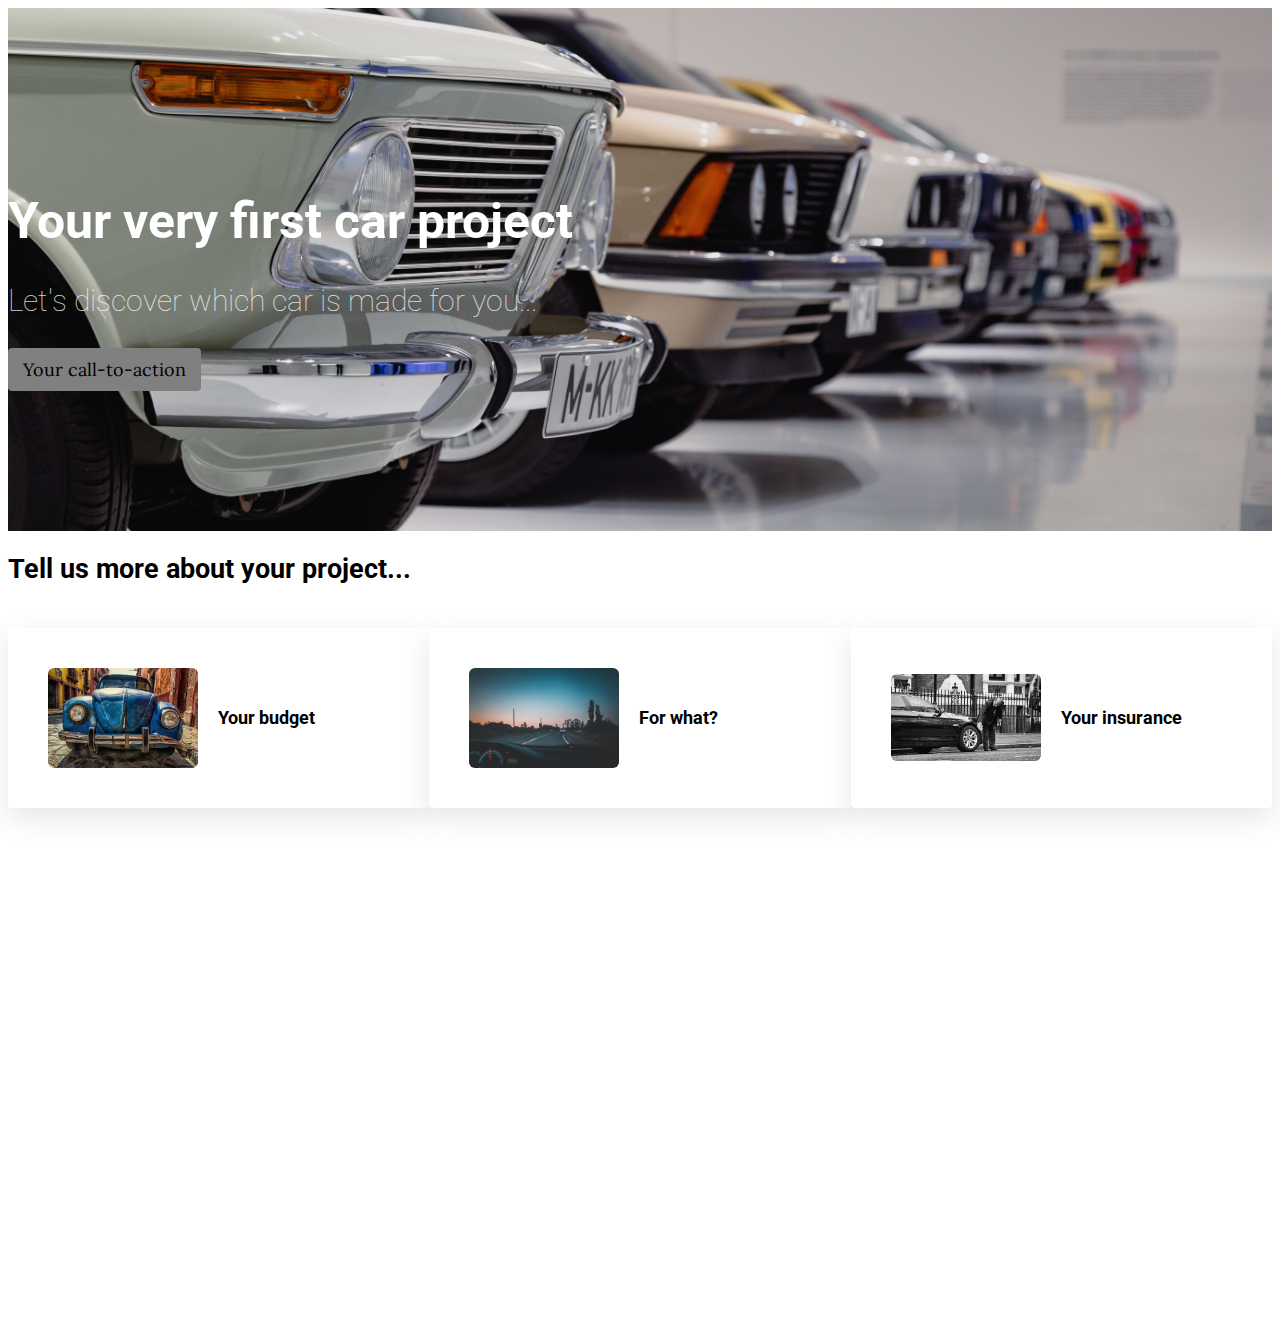
<file: index.html>
<!DOCTYPE html>


<html>
<head>
	<title> My First Car </title>
	<meta charset="utf-8">
	<link rel="stylesheet" href="css/style.css">
</head>
<body>

<div class="banner">
	<div class="container">
		<h1>Your very first car project</h1>
		<h2>Let's discover which car is made for you...</h2>
		 <a href="#apply-section" class="btn-blue">Your call-to-action</a>
  </div>
</div>


	<div class="container">


<h2>Tell us more about your project...</h2>
<div class="cards">
	<div class="card"> 
 <img src="images/bigcar.jpg" alt="Your budget">
 <h3>Your budget</h3>
</div>

<div class="card"> 
 <img src="images/forwhat.jpg" alt="For what?">
 <h3>For what?</h3>
</div>

<div class="card"> 
 <img src="images/insurance.jpg" alt="Your insurance">
 <h3>Your insurance</h3>
</div>
</div>
</div>
</div>
<div id="apply-section">
   <div data-tf-widget="Z1sCY0Lx" data-tf-opacity="100" data-tf-iframe-props="title=My typeform" data-tf-transitive-search-params data-tf-medium="snippet" style="width:100%;height:500px;"></div><script src="//embed.typeform.com/next/embed.js"></script>
</div>



</body>
</html>
</file>
<file: css/style.css>
@import url("https://fonts.googleapis.com/css?family=Lora|Roboto");


@import url("components/container.css");
@import url("components/avatar.css");
@import url("components/button.css");
@import url("components/banner.css");
@import url("components/card.css");


body {
	font-family: "Lora", serif;
	font-size: 18px;
	margin: 0px
	background-color: lightgrey;
}
h1,h2,h3 {
	font-family: "Roboto", sans-serif;
	font-weight: bold;
}

a {
	text-decoration: none;
}
</file>
